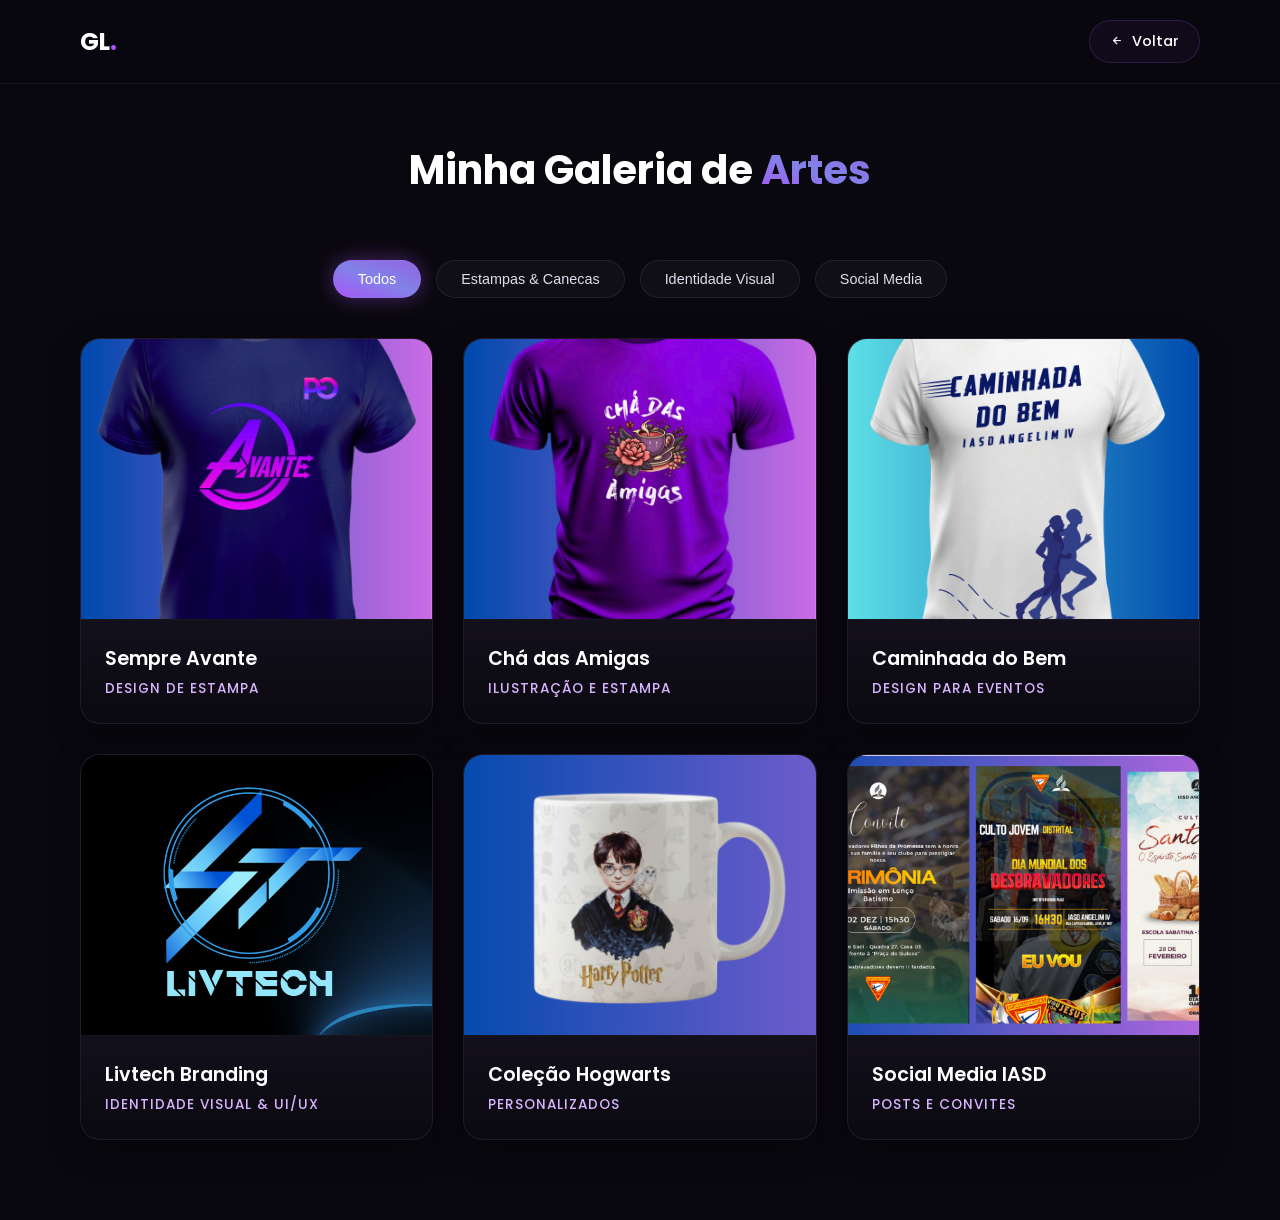
<file: galeria.html>
<!DOCTYPE html>
<html lang="pt-br">
<head>
    <meta charset="UTF-8">
    <meta name="viewport" content="width=device-width, initial-scale=1.0">
    <title>Galeria de Artes | Giordana Livia</title>
    <link rel="stylesheet" href="style.css">
    <link href="https://fonts.googleapis.com/css2?family=Poppins:wght@300;400;600&display=swap" rel="stylesheet">
    <link href='https://unpkg.com/boxicons@2.1.4/css/boxicons.min.css' rel='stylesheet'>
</head>
<body class="bg-galeria">

    <nav class="navbar">
        <div class="container nav-container">
            <a href="index.html" class="logo">GL<span>.</span></a>
            <a href="index.html" class="btn-back"><i class='bx bx-left-arrow-alt'></i> Voltar</a>
        </div>
    </nav>

    <main class="galeria-section">
        <div class="container">
            <h1 class="section-title">Minha Galeria de <span>Artes</span></h1>
            
            <!-- Barra de Filtros -->
            <div class="gallery-filters">
                <button class="filter-btn active" data-filter="all">Todos</button>
                <button class="filter-btn" data-filter="estampas">Estampas & Canecas</button>
                <button class="filter-btn" data-filter="branding">Identidade Visual</button>
                <button class="filter-btn" data-filter="social-media">Social Media</button>
            </div>

            <div class="grid-galeria">
                <div class="card-art" data-category="estampas">
                    <img src="camiseta-avante.jpg" alt="Camiseta Sempre Avante">
                    <div class="card-art-info">
                        <h3>Sempre Avante</h3>
                        <p>Design de Estampa</p>
                    </div>
                </div>  
                
                <div class="card-art" data-category="estampas">
                    <img src="camiseta-cha.jpg" alt="Chá das Amigas">
                    <div class="card-art-info">
                        <h3>Chá das Amigas</h3>
                        <p>Ilustração e Estampa</p>
                    </div>
                </div>

                <div class="card-art" data-category="estampas">
                    <img src="camiseta-caminhada.jpg" alt="Caminhada do Bem">
                    <div class="card-art-info">
                        <h3>Caminhada do Bem</h3>
                        <p>Design para Eventos</p>
                    </div>
                </div>
                
                <div class="card-art" data-category="branding">
                    <img src="mockup-livtech.jpg" alt="Livtech Branding">
                    <div class="card-art-info">
                        <h3>Livtech Branding</h3>
                        <p>Identidade Visual & UI/UX</p>
                    </div>
                </div>

                <div class="card-art" data-category="estampas">
                    <img src="canecas-hp.jpg" alt="Canecas Harry Potter">
                    <div class="card-art-info">
                        <h3>Coleção Hogwarts</h3>
                        <p>Personalizados</p>
                    </div>
                </div>

                <div class="card-art" data-category="social-media">
                    <img src="posts-igreja.jpg" alt="Social Media IASD">
                    <div class="card-art-info">
                        <h3>Social Media IASD</h3>
                        <p>Posts e Convites</p>
                    </div>
                </div>
            </div>
        </div>
    </main>

    <script>
        document.addEventListener('DOMContentLoaded', () => {
            const filterBtns = document.querySelectorAll('.filter-btn');
            const galleryCards = document.querySelectorAll('.card-art');

            function applyFilter(category) {
                const grid = document.querySelector('.grid-galeria');
                // Atualiza estado do botão ativo
                filterBtns.forEach(btn => {
                    if (btn.getAttribute('data-filter') === category) {
                        btn.classList.add('active');
                    } else {
                        btn.classList.remove('active');
                    }
                });

                // Alterna layout especial para estampas
                if (category === 'estampas') {
                    grid.classList.add('estampas-layout');
                } else {
                    grid.classList.remove('estampas-layout');
                }

                // Filtra os cartões com animação suave
                galleryCards.forEach(card => {
                    const cardCategory = card.getAttribute('data-category');
                    if (category === 'all' || cardCategory === category) {
                        // Quando estiver no layout de estampas, deixamos o CSS controlar o display
                        if (grid.classList.contains('estampas-layout')) {
                            card.style.display = '';
                        } else {
                            card.style.display = 'flex';
                        }
                        setTimeout(() => {
                            card.style.opacity = '1';
                            card.style.transform = 'scale(1)';
                        }, 50);
                    } else {
                        card.style.opacity = '0';
                        card.style.transform = 'scale(0.95)';
                        setTimeout(() => {
                            card.style.display = 'none';
                        }, 300);
                    }
                });
            }

            // Ouvinte de clique nos botões
            filterBtns.forEach(btn => {
                btn.addEventListener('click', (e) => {
                    const category = e.target.getAttribute('data-filter');
                    applyFilter(category);
                });
            });

            // Adiciona transição CSS inicial suave
            galleryCards.forEach(card => {
                card.style.transition = 'opacity 0.3s ease, transform 0.3s ease, border-color 0.4s ease, box-shadow 0.4s ease';
            });

            // Lê parâmetro de categoria da URL
            const urlParams = new URLSearchParams(window.location.search);
            const initialFilter = urlParams.get('filter');
            if (initialFilter) {
                applyFilter(initialFilter);
            }
        });
    </script>
</body>
</html>
</file>
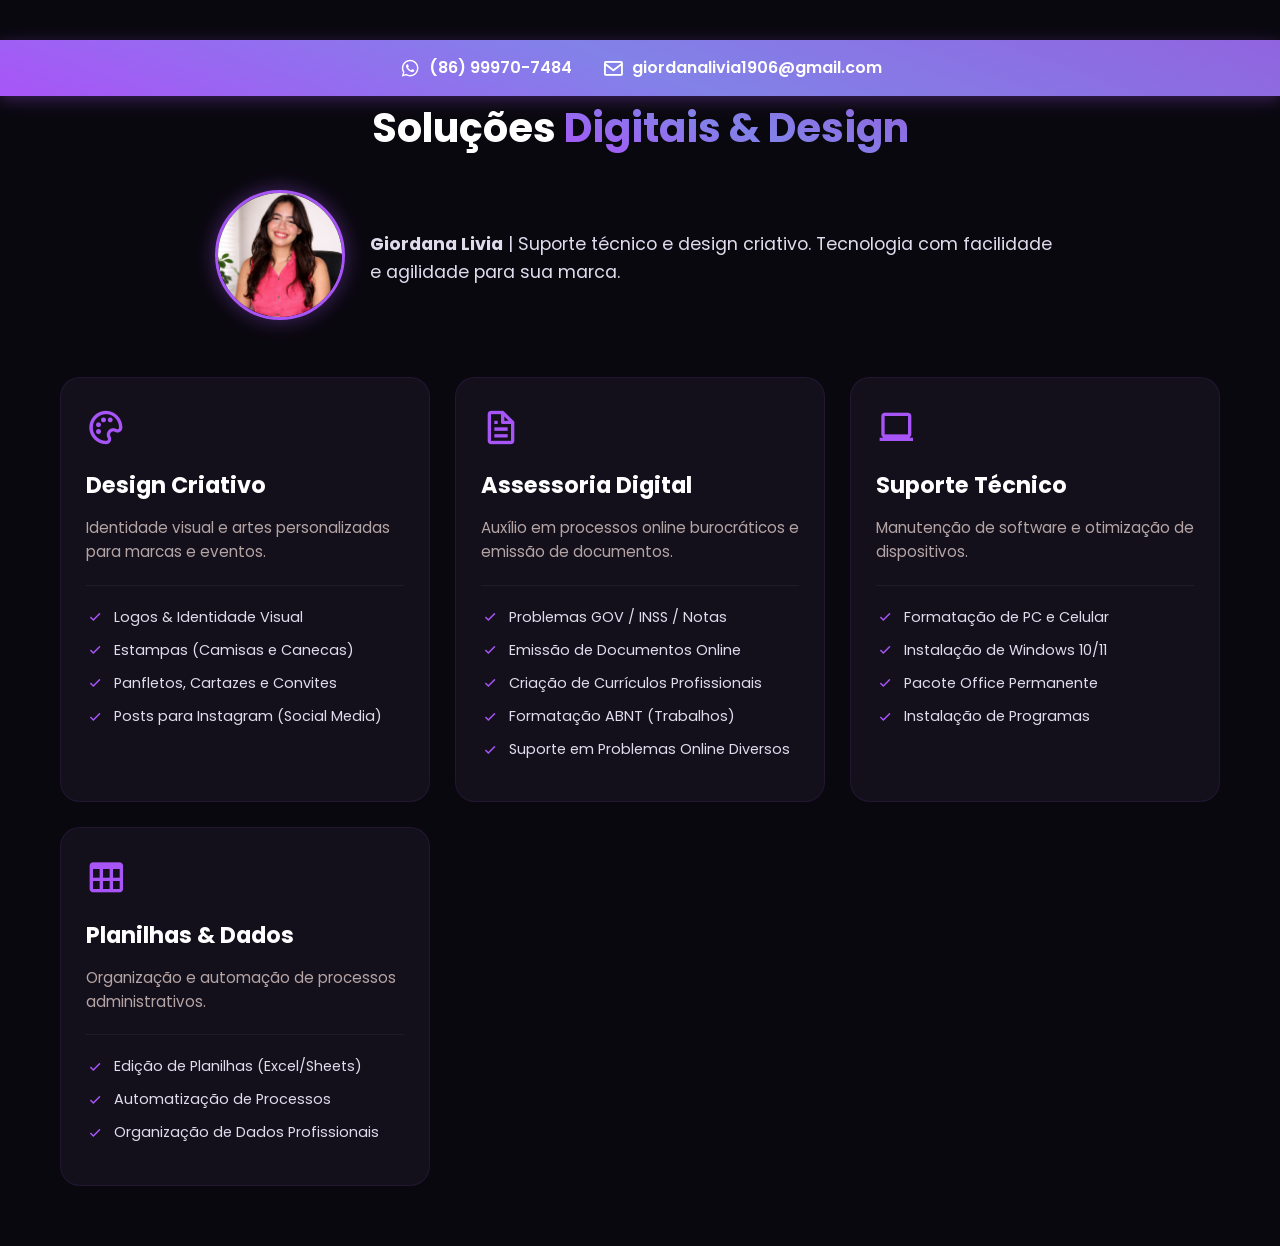
<file: servicos.html>
<!DOCTYPE html>
<html lang="pt-br">
<head>
    <meta charset="UTF-8">
    <meta name="viewport" content="width=device-width, initial-scale=1.0">
    <title>Serviços | Giordana Livia</title>
    
    <link rel="stylesheet" href="style1.css">
    
    <link href="https://fonts.googleapis.com/css2?family=Poppins:wght@300;400;600&display=swap" rel="stylesheet">
    <link href='https://unpkg.com/boxicons@2.1.4/css/boxicons.min.css' rel='stylesheet'>
</head>
<body class="bg-galeria"> 

    <main class="servicos-section">
    <div class="container">
        
        <div class="contato-topo-fixo">
            <a href="https://wa.me/5586999707484" target="_blank">
                <i class='bx bxl-whatsapp'></i> (86) 99970-7484
            </a>
            <a href="mailto:giordanalivia1906@gmail.com">
                <i class='bx bx-envelope'></i> giordanalivia1906@gmail.com
            </a>
        </div>

        <h1 class="section-title">Soluções <span>Digitais & Design</span></h1>

        <div class="apresentacao-cartaz">
            <div class="foto-perfil">
                <img src="giordana.jpg" alt="Giordana Livia">
            </div>
            <div class="texto-apresentação">
                <p><strong>Giordana Livia</strong> | Suporte técnico e design criativo. Tecnologia com facilidade e agilidade para sua marca.</p>
            </div>
        </div>
            
            <div class="grid-servicos">
    <div class="card-servico">
        <i class='bx bx-palette main-icon'></i> 
        <h3>Design Criativo</h3>
        <p>Identidade visual e artes personalizadas para marcas e eventos.</p>
        <ul class="lista-servicos">
            <li><i class='bx bx-check'></i> Logos & Identidade Visual</li>
            <li><i class='bx bx-check'></i> Estampas (Camisas e Canecas)</li>
            <li><i class='bx bx-check'></i> Panfletos, Cartazes e Convites</li>
            <li><i class='bx bx-check'></i> Posts para Instagram (Social Media)</li>
        </ul>
    </div>

    <div class="card-servico destaque">
        <i class='bx bx-file main-icon'></i> 
        <h3>Assessoria Digital</h3>
        <p>  Auxílio em processos online burocráticos e emissão de documentos.</p>
        <ul class="lista-servicos">
            <li><i class='bx bx-check'></i> Problemas GOV / INSS / Notas</li>
            <li><i class='bx bx-check'></i> Emissão de Documentos Online</li>
            <li><i class='bx bx-check'></i> Criação de Currículos Profissionais</li>
            <li><i class='bx bx-check'></i> Formatação ABNT (Trabalhos)</li>
            <li><i class='bx bx-check'></i> Suporte em Problemas Online Diversos</li>
        </ul>
    </div>

    <div class="card-servico">
        <i class='bx bx-laptop main-icon'></i> 
        <h3>Suporte Técnico</h3>
        <p>Manutenção de software e otimização de dispositivos.</p>
        <ul class="lista-servicos">
            <li><i class='bx bx-check'></i> Formatação de PC e Celular</li>
            <li><i class='bx bx-check'></i> Instalação de Windows 10/11</li>
            <li><i class='bx bx-check'></i> Pacote Office Permanente</li>
            <li><i class='bx bx-check'></i> Instalação de Programas</li>
        </ul>
    </div>

    <div class="card-servico">
        <i class='bx bx-table main-icon'></i> 
        <h3>Planilhas & Dados</h3>
        <p>Organização e automação de processos administrativos.</p>
        <ul class="lista-servicos">
            <li><i class='bx bx-check'></i> Edição de Planilhas (Excel/Sheets)</li>
            <li><i class='bx bx-check'></i> Automatização de Processos</li>
            <li><i class='bx bx-check'></i> Organização de Dados Profissionais</li>
        </ul>
    </div>
</div>
    </div>
    </main>
</body>
</html>
</file>
<file: style.css>
:root {

    /* Fundo e Base - Tons de roxo quase preto */

    --bg-color: #0a080f;          

    --card-bg: #13101c;          

    --text-color: #e0dced;        

    --white: #ffffff;

   

    /* Paleta Lilás Forte / Roxo */

    --primary-color: #a855f7;      /* Lilás vibrante */

    --secondary-color: #6b21a8;    /* Roxo profundo */

    --accent-color: #d8b4fe;       /* Lilás claro para detalhes */

   

    /* Degradê para o Nome e Botões */

    --main-gradient: linear-gradient(20deg, #a855f7, hsl(240, 69%, 71%), #9164df);

    --font-main: 'Poppins', sans-serif;

}



* {

    margin: 0;

    padding: 0;

    box-sizing: border-box;

}



body {

    font-family: var(--font-main);

    background-color: var(--bg-color);

    color: var(--text-color);

    scroll-behavior: smooth;

}



.container {

    max-width: 1200px;

    margin: 0 auto;

    padding: 0 40px;

}



/* Navbar */

.navbar {
    padding: 20px 0;
    position: fixed;
    width: 100%;
    top: 0;
    background: rgba(10, 8, 15, 0.85);
    backdrop-filter: blur(12px);
    -webkit-backdrop-filter: blur(12px);
    border-bottom: 1px solid rgba(255, 255, 255, 0.05);
    z-index: 1000;
    transition: all 0.3s ease;
}

.nav-container { display: flex; justify-content: space-between; align-items: center; }

.logo { font-size: 1.5rem; font-weight: 700; color: var(--white); }

.logo span { color: var(--primary-color); }

.nav-links { display: flex; list-style: none; gap: 30px; }

.nav-links a { text-decoration: none; color: var(--text-color); font-weight: 500; transition: 0.3s; }

.nav-links a:hover { color: var(--primary-color); }

.nav-toggle {
    display: none;
    background: none;
    border: none;
    color: var(--white);
    font-size: 1.8rem;
    cursor: pointer;
    z-index: 1001;
    transition: 0.3s ease;
}

.nav-toggle:hover {
    color: var(--primary-color);
}



/* Hero Section */

.hero {

   width: 100%; /* Agora o fundo ocupa a tela toda */
    height: 100vh;
    display: flex;
    align-items: center;
    /* O gradiente agora vai aparecer na tela inteira! */
    background: radial-gradient(circle at 10% 30%, rgba(255, 77, 109, 0.1), transparent 40%);
}

.hero-layout {
    display: flex;
    align-items: center;
    justify-content: space-between;
    gap: 50px;
    width: 100%; /* Importante para o container funcionar direito */
}

.hero-content { flex: 1.2; }



.role-tag {

    background: rgba(255, 77, 109, 0.1);

    border: 1px solid rgba(255, 77, 109, 0.3);

    color: var(--primary-color);

    padding: 8px 16px;

    border-radius: 6px;

    font-size: 0.85rem;

    font-weight: 500;

    display: inline-block;

}



/* DEGRADÊ NO NOME */

.hero h1 {

    font-size: 4rem;

    margin: 20px 0;

    line-height: 1.1;

    background: var(--main-gradient);

    -webkit-background-clip: text;
    -webkit-background-clip: text; /* Para Chrome/Safari */
     background-clip: text;         /* Versão padrão para outros navegadores */ /* Faz o degradê aparecer no texto */

    -webkit-text-fill-color: transparent; /* Remove a cor sólida */

    font-weight: 700;

}



.hero p {

    font-size: 1.1rem;

    color: #b5a4a4;

    margin-bottom: 30px;

    max-width: 500px;

}



.social-links {
    display: flex;
    gap: 25px;
    margin-bottom: 30px;
}

.social-links a {
    /* Troque o azul escuro pelo seu lilás principal */
    color: var(--primary-color); 
    font-size: 2rem; /* Aumenta um pouco para dar destaque */
    text-decoration: none;
    transition: 0.3s ease;
    display: flex;
    align-items: center;
    justify-content: center;
}

.social-links a:hover {
    /* No hover, eles brilham em branco ou lilás claro */
    color: var(--white);
    transform: translateY(-5px);
    filter: drop-shadow(0 0 8px var(--primary-color));
}

/* Se quiser que o Instagram tenha o degradê dele no hover (opcional e estiloso) */
.social-links a:hover i.bxl-instagram {
    background: radial-gradient(circle at 30% 107%, #fdf497 0%, #fdf497 5%, #fd5949 45%, #d6249f 60%, #285AEB 90%);
    -webkit-background-clip: text;
    -webkit-text-fill-color: transparent;
}



.hero-btns { display: flex; gap: 15px; }



.btn-filled {

    background: var(--main-gradient);

    color: var(--white);

    padding: 12px 28px;

    border-radius: 8px;

    font-weight: 600;

    text-decoration: none;

    transition: 0.3s;

    box-shadow: 0 4px 15px rgba(255, 77, 109, 0.2);

}



.btn-filled:hover {

    transform: translateY(-3px);

    box-shadow: 0 8px 25px rgba(255, 77, 109, 0.4);

}



.btn-outline {

    border: 1px solid var(--primary-color);

    padding: 12px 28px;

    border-radius: 8px;

    color: var(--primary-color);

    text-decoration: none;

    transition: 0.3s;

}



.btn-outline:hover {

    background: rgba(255, 77, 109, 0.05);

}



.hero-image img {

    width: 400px;

    height: 400px;

    border-radius: 50%;

    object-fit: cover;

    border: 5px solid var(--secondary-color); /* Borda em vinho profundo */

    box-shadow: 0 10px 40px rgba(0, 0, 0, 0.5);

}



/* Seção Portfólio */

#portfolio { padding: 100px 40px; }

.section-title { font-size: 2.5rem; text-align: center; margin-bottom: 60px; color: var(--white); }



.projects-list {
    display: flex;
    flex-direction: column;
    gap: 50px;
}

.project-block {
    display: grid;
    grid-template-columns: 1fr 1fr;
    gap: 40px;
    align-items: center;
    background: rgba(255, 255, 255, 0.03);
    border: 1px solid rgba(255, 255, 255, 0.08);
    border-radius: 24px;
    overflow: hidden;
    padding: 30px;
}

.project-block.reverse {
    direction: rtl;
}

.project-block.reverse .project-content {
    direction: ltr;
}

.project-image {
    min-height: 320px;
    background-size: cover;
    background-position: center;
    border-radius: 18px;
}

/* Seção Sobre */
.about-section {
    padding: 80px 0 60px;
}
.about-grid {
    display: grid;
    grid-template-columns: 1fr 360px;
    gap: 30px;
    align-items: center;
}
.about-text p { color: #cfc0d9; line-height: 1.8; margin-bottom: 12px; }
.about-image img { width: 100%; border-radius: 16px; display: block; }

@media (max-width: 900px) {
    .about-grid { grid-template-columns: 1fr; text-align: center; }
    .about-image img { max-width: 320px; margin: 0 auto; }
}

/* Layout vertical específico para destacar projetos (imagem em cima, texto embaixo) */
.project-vertical {
    grid-template-columns: 1fr !important;
    text-align: center;
}

.project-vertical .project-image {
    min-height: 420px;
    border-radius: 14px;
    margin-bottom: 20px;
}

.project-vertical .project-content {
    padding-top: 0;
    text-align: center;
}

.project-vertical .project-content h3 {
    text-align: center;
}

.project-content {
    padding: 10px 0;
}

.project-content h3 {
    margin-bottom: 16px;
    color: var(--white);
}

.project-content p,
.project-content li {
    color: #c1b2b2;
    line-height: 1.8;
    margin-bottom: 14px;
}

.project-features {
    list-style: none;
    padding: 0;
    margin: 0 0 20px;
}

.project-features li {
    position: relative;
    padding-left: 24px;
}

.project-features li::before {
    content: '•';
    position: absolute;
    left: 0;
    color: var(--primary-color);
}

.link-projeto {
    color: var(--primary-color);
    text-decoration: none;
    font-weight: 600;
}

@media (max-width: 900px) {
    .project-block,
    .project-block.reverse {
        grid-template-columns: 1fr;
        direction: ltr;
    }
}

@media (max-width: 650px) {
    .project-block {
        padding: 24px;
    }
    .project-image {
        min-height: 240px;
    }
}



.card {

    background: var(--card-bg);

    border-radius: 12px;

    overflow: hidden;

    transition: 0.3s;

    border: 1px solid rgba(255, 255, 255, 0.05);

}



.card:hover {

    transform: translateY(-10px);

    border-color: var(--primary-color);

}



.card-img { height: 200px; background-size: cover; background-position: center; background-color: #2a1f1f; }



.card-content { padding: 25px; }

.card-content h3 { margin-bottom: 10px; color: var(--white); }

.card-content p { color: #b5a4a4; font-size: 0.9rem; margin-bottom: 20px; }

.link-projeto { color: var(--primary-color); text-decoration: none; font-weight: 600; }



/* Footer */

footer {

    text-align: center;

    padding: 60px 0;

    border-top: 1px solid rgba(255, 255, 255, 0.05);

}



.socials { margin-top: 20px; display: flex; justify-content: center; gap: 20px; }

.socials a { color: #b5a4a4; text-decoration: none; font-size: 0.9rem; }



/* CELULAR */
@media (max-width: 768px) {
    
    .hero {
        height: auto; /* Deixa a altura livre para o conteúdo crescer verticalmente */
        padding: 130px 0 50px 0; /* Espaço para não ficar colado na navbar fixa */
    }

    .hero-layout {
        flex-direction: column-reverse; /* Empilha os itens: Imagem em cima, texto embaixo */
        text-align: center; /* Centraliza os textos e botões */
        gap: 30px;
    }

    .hero-content h1 {
        font-size: 3rem; /* Ajuste esse valor como preferir (ex: 1.8rem, 2.5rem) */
        line-height: 1.2; /* Melhora o espaçamento entre as linhas se o nome quebrar */
        margin-bottom: 15px;
        }
    .hero-content {
        flex: 1;
        width: 100%;
    }

    .hero-btns {
        justify-content: center; /* Centraliza os botões */
        flex-direction: column; /* Botões um em cima do outro se forem grandes */
        gap: 15px;
        width: 100%;
    }

    .social-links {
        justify-content: center; /* Centraliza os ícones sociais */
    }

    .hero-image img {
        /* Define um tamanho fixo e quadrado para a imagem */
        width: 300px; /* Ajuste esse valor conforme necessário para o tamanho que deseja */
        height: 300px; /* Deve ser o mesmo valor que a largura */
        
        /* Faz com que a imagem preencha o quadrado sem distorcer, cortando as sobras */
        object-fit: cover;
        
        /* Arredonda os cantos perfeitamente */
        border-radius: 50%;
        
        /* Adiciona a borda roxa que você tem no seu print original */
        border: 5px solid #8e44ad; /* Use a cor exata do seu projeto */
        
        /* Opcional: Centraliza a imagem se ela estiver desalinhada */
        display: block;
        margin: 0 auto;
    }

    .nav-toggle {
        display: block;
    }

    .nav-links {
        position: fixed;
        top: 0;
        right: -100%;
        width: 75%;
        height: 100vh;
        background: rgba(15, 12, 22, 0.98);
        backdrop-filter: blur(15px);
        -webkit-backdrop-filter: blur(15px);
        flex-direction: column;
        justify-content: center;
        align-items: center;
        gap: 35px;
        transition: right 0.4s cubic-bezier(0.165, 0.84, 0.44, 1);
        box-shadow: -10px 0 30px rgba(0, 0, 0, 0.6);
        z-index: 999;
    }

    .nav-links.active {
        right: 0;
    }

    .nav-links a {
        font-size: 1.2rem;
        width: 100%;
        text-align: center;
        display: block;
        padding: 10px 0;
    }
}



/* Configurações específicas da Galeria */

.bg-galeria {

    background-color: var(--bg-color);

}



.galeria-section {

    padding-top: 120px;

    padding-bottom: 60px;

}



.btn-back {

    color: var(--primary-color);

    font-weight: 600;

    display: flex;

    align-items: center;

    gap: 5px;

}



.grid-galeria {

    display: grid;

    grid-template-columns: repeat(auto-fit, minmax(300px, 1fr));

    gap: 30px;

    margin-top: 40px;

}

/* Layout alternativo para estampas: lista de destaque (imagem grande à esquerda, texto à direita) */
.grid-galeria.estampas-layout {
    display: flex;
    flex-direction: column;
    gap: 28px;
    margin-top: 40px;
}

.grid-galeria.estampas-layout .card-art {
    display: grid;
    grid-template-columns: 1fr 1fr;
    gap: 28px;
    align-items: center;
    padding: 20px;
    background: var(--card-bg);
    border-radius: 16px;
    border: 1px solid rgba(255,255,255,0.04);
}

.grid-galeria.estampas-layout .card-art img {
    width: 100%;
    height: 420px;
    object-fit: cover;
    border-radius: 12px;
}

.grid-galeria.estampas-layout .card-art-info {
    padding: 12px 18px;
}

@media (max-width: 900px) {
    .grid-galeria.estampas-layout .card-art {
        grid-template-columns: 1fr;
    }
    .grid-galeria.estampas-layout .card-art img {
        height: 320px;
    }
}



/* O Card igual ao da sua imagem */

.card-art {

    background: #13101c; /* Tom de roxo bem escuro */

    border-radius: 20px;

    overflow: hidden;

    border: 1px solid rgba(168, 85, 247, 0.1);

    transition: 0.3s ease;

}



.card-art:hover {

    transform: translateY(-10px);

    border-color: var(--primary-color);

    box-shadow: 0 10px 30px rgba(168, 85, 247, 0.2);

}



.card-img-wrapper {

    width: 100%;

    height: 250px;

    overflow: hidden;

    background: #000; /* Fundo preto para logos com transparência */

    display: flex;

    align-items: center;

    justify-content: center;

}



.card-img-wrapper img {

    width: 100%;

    height: 100%;

    object-fit: contain; /* Garante que o logo não seja cortado */

    padding: 20px;

}



.card-art-info {

    padding: 25px;

}


.card-art-info h3 {

    color: var(--white);

    font-size: 1.2rem;

    margin-bottom: 8px;

}


.card-art-info p {

    color: #b5a4a4;

    font-size: 0.9rem;

}


/* Ajuste do Título da Seção */

.section-title span {
    background: var(--main-gradient);
    -webkit-background-clip: text; /* Mantém essa linha */
    background-clip: text;         /* ADICIONE ESTA LINHA AQUI */
    -webkit-text-fill-color: transparent;
}


/* Estilizando o link dentro do card de projeto */

.link-projeto {

    color: var(--primary-color);

    text-decoration: none;

    font-weight: 600;

    font-size: 0.95rem;

    display: inline-block;

    position: relative;

    transition: 0.3s;

}


.link-projeto:hover {

    letter-spacing: 1px; /* Dá um leve espaçamento ao passar o mouse */

    color: var(--accent-color);

}


/* Opcional: Efeito de hover na imagem do card */

.card-art:hover .card-img-wrapper img {

    transform: scale(1.1); /* Zoom suave na arte ao passar o mouse */

    transition: 0.5s ease;

}

/* Isso garante que o link tenha a mesma cor, antes e depois de clicado */

.link-projeto,

.link-projeto:visited {

    color: var(--primary-color) !important; /* Usa o seu lilás vibrante */

    text-decoration: none;

    transition: 0.3s;

}



/* Mantém o destaque quando você passa o mouse */

.link-projeto:hover {

    color: var(--accent-color) !important; /* O lilás mais claro que definimos */

    letter-spacing: 1px;
}


/* Antigas classes de galeria removidas para consolidação no fim do arquivo */
/* --- SEÇÃO DE CONTATO CLEAN --- */
.contato-clean {
    padding: 80px 0;
    text-align: center;
}

.contato-box {
    background: var(--card-bg);
    padding: 50px 30px;
    border-radius: 25px;
    border: 1px solid rgba(168, 85, 247, 0.2);
    max-width: 800px;
    margin: 0 auto;
    box-shadow: 0 10px 30px rgba(0, 0, 0, 0.3);
}

.contato-box h2 {
    font-size: 2.2rem;
    color: var(--white);
    margin-bottom: 15px;
}

.contato-box p {
    color: #b5a4a4;
    margin-bottom: 35px;
    font-size: 1.1rem;
}

/* Container dos Botões */
.botoes-contato {
    display: flex;
    justify-content: center;
    gap: 20px;
    flex-wrap: wrap; /* Garante que no celular um fique embaixo do outro se necessário */
}

/* Estilo Base dos Botões */
.btn-contato {
    display: flex;
    align-items: center;
    gap: 10px;
    padding: 15px 35px;
    border-radius: 12px;
    font-weight: 600;
    text-decoration: none;
    font-size: 1.1rem;
    transition: 0.3s ease;
}

/* Cores específicas */
.btn-contato.whatsapp {
    background-color: #25d366;
    color: #fff;
}

.btn-contato.email {
    background: var(--main-gradient);
    color: var(--white);
}

.btn-contato:hover {
    transform: translateY(-5px);
    box-shadow: 0 8px 20px rgba(0, 0, 0, 0.4);
    filter: brightness(1.1);
}

/* --- AJUSTE MOBILE --- */
@media (max-width: 768px) {
    .contato-box {
        padding: 35px 20px;
        margin: 0 15px;
    }

    .contato-box h2 {
        font-size: 1.6rem;
    }

    .botoes-contato {
        flex-direction: column; /* Botões um sobre o outro no celular */
    }

    .btn-contato {
        justify-content: center;
        width: 100%;
    }
}

/* ==========================================
   SEÇÃO DE SHOWCASE DE APLICATIVOS (MOCKUP)
   ========================================== */

.apps-section {
    padding: 100px 40px;
    background: radial-gradient(circle at 90% 20%, rgba(168, 85, 247, 0.08), transparent 50%);
}

.apps-showcase {
    display: flex;
    flex-direction: column;
    gap: 40px;
    margin-top: 40px;
}

/* Abas/Tabs */
.apps-tabs {
    display: flex;
    justify-content: center;
    gap: 15px;
    border-bottom: 1px solid rgba(255, 255, 255, 0.05);
    padding-bottom: 20px;
}

.tab-btn {
    background: rgba(255, 255, 255, 0.02);
    border: 1px solid rgba(255, 255, 255, 0.05);
    color: #b5a4a4;
    padding: 12px 30px;
    border-radius: 12px;
    font-size: 1.1rem;
    font-weight: 600;
    cursor: pointer;
    transition: all 0.3s ease;
}

.tab-btn:hover {
    color: var(--white);
    background: rgba(168, 85, 247, 0.05);
    border-color: rgba(168, 85, 247, 0.3);
    transform: translateY(-2px);
}

.tab-btn.active {
    background: var(--main-gradient);
    color: var(--white);
    border-color: transparent;
    box-shadow: 0 4px 15px rgba(168, 85, 247, 0.3);
}

/* Container do Showcase Split Layout */
.app-display-container {
    display: grid;
    grid-template-columns: 1.2fr 1fr;
    gap: 60px;
    align-items: center;
    margin-top: 20px;
}

/* Coluna de Texto */
.app-info {
    opacity: 1;
    transform: translateY(0);
    transition: opacity 0.3s ease, transform 0.3s ease;
}

.app-tag {
    margin-bottom: 15px;
}

.app-name {
    font-size: 2.8rem;
    color: var(--white);
    margin-bottom: 20px;
    font-weight: 700;
}

.app-description {
    font-size: 1.1rem;
    line-height: 1.7;
    color: #b5a4a4;
    margin-bottom: 30px;
}

/* Recursos do App */
.app-features {
    margin-bottom: 30px;
}

.app-features h4 {
    color: var(--white);
    font-size: 1.2rem;
    margin-bottom: 15px;
}

.app-features ul {
    list-style: none;
    display: flex;
    flex-direction: column;
    gap: 12px;
}

.app-features li {
    display: flex;
    align-items: center;
    gap: 10px;
    color: var(--text-color);
    font-size: 1.05rem;
}

.app-features li i {
    color: var(--primary-color);
    font-size: 1.3rem;
}

/* Badges de Stacks */
.app-tech-list {
    display: flex;
    flex-wrap: wrap;
    gap: 10px;
    margin-bottom: 35px;
}

.tech-badge {
    background: rgba(168, 85, 247, 0.08);
    border: 1px solid rgba(168, 85, 247, 0.2);
    color: var(--accent-color);
    padding: 6px 14px;
    border-radius: 8px;
    font-size: 0.85rem;
    font-weight: 500;
}

/* Ações */
.app-actions {
    display: flex;
    gap: 15px;
}

/* Coluna Visual e Mockup do Celular */
.app-visual {
    display: flex;
    flex-direction: column;
    align-items: center;
    justify-content: center;
}

/* O Celular Realista */
.phone-mockup {
    position: relative;
    width: 290px;
    height: 590px;
    background: #0f0c1b;
    border: 12px solid #1c1926;
    border-radius: 40px;
    box-shadow: 0 20px 50px rgba(0, 0, 0, 0.6), 
                0 0 30px rgba(168, 85, 247, 0.15);
    overflow: visible;
    transition: all 0.4s ease;
}

.phone-mockup::before {
    content: '';
    position: absolute;
    top: -12px; left: -12px; right: -12px; bottom: -12px;
    border: 1px solid rgba(168, 85, 247, 0.25);
    border-radius: 40px;
    pointer-events: none;
    z-index: 10;
}

/* O Tablet Realista (quando ativado) */
.phone-mockup.tablet-mockup {
    width: 420px;
    height: 560px;
    border-radius: 24px;
    border-width: 14px;
}

.phone-mockup.tablet-mockup::before {
    border-radius: 24px;
    border-width: 1px;
    top: -14px; left: -14px; right: -14px; bottom: -14px;
}

/* Hide notch and speaker on tablet */
.phone-mockup.tablet-mockup .phone-notch,
.phone-mockup.tablet-mockup .phone-speaker {
    display: none;
}

/* Add a subtle camera dot for tablet instead */
.phone-mockup.tablet-mockup::after {
    content: '';
    position: absolute;
    top: -9px;
    left: 50%;
    transform: translateX(-50%);
    width: 8px;
    height: 8px;
    background: #333;
    border-radius: 50%;
    z-index: 25;
}

.phone-mockup.tablet-mockup .phone-screen {
    border-radius: 12px;
}

.phone-mockup.tablet-mockup .phone-screen video,
.phone-mockup.tablet-mockup .phone-screen img {
    border-radius: 12px;
}

/* Notch / Ilha Dinâmica */
.phone-notch {
    position: absolute;
    top: 10px;
    left: 50%;
    transform: translateX(-50%);
    width: 95px;
    height: 25px;
    background: #000;
    border-radius: 20px;
    z-index: 20;
    box-shadow: inset 0 0 4px rgba(255, 255, 255, 0.1);
}

/* Alto falante */
.phone-speaker {
    position: absolute;
    top: 5px;
    left: 50%;
    transform: translateX(-50%);
    width: 40px;
    height: 3px;
    background: #333;
    border-radius: 10px;
    z-index: 21;
}

/* Botão Home Virtual/Barra de navegação inferior do celular */
.phone-home-button {
    position: absolute;
    bottom: 8px;
    left: 50%;
    transform: translateX(-50%);
    width: 100px;
    height: 4px;
    background: rgba(255, 255, 255, 0.3);
    border-radius: 10px;
    z-index: 20;
}

/* Tela interna do celular */
.phone-screen {
    position: relative;
    width: 100%;
    height: 100%;
    background: #07050a;
    border-radius: 28px;
    overflow: hidden;
    z-index: 5;
}

/* Mídia interna */
.phone-screen video,
.phone-screen img {
    width: 100%;
    height: 100%;
    object-fit: cover;
    display: block;
    border-radius: 28px;
}

/* Efeito de Reflexo no Vidro */
.phone-screen::after {
    content: '';
    position: absolute;
    top: 0; left: 0; width: 200%; height: 100%;
    background: linear-gradient(115deg, rgba(255, 255, 255, 0.08) 0%, rgba(255, 255, 255, 0.03) 30%, transparent 30%);
    pointer-events: none;
    z-index: 15;
}

/* Dica/Aviso sobre mídias */
.media-tip {
    margin-top: 25px;
    max-width: 320px;
    display: flex;
    gap: 8px;
    background: rgba(168, 85, 247, 0.04);
    border: 1px dashed rgba(168, 85, 247, 0.2);
    padding: 12px 16px;
    border-radius: 10px;
    font-size: 0.8rem;
    color: #b5a4a4;
    line-height: 1.4;
    text-align: center;
}

.media-tip i {
    color: var(--primary-color);
    font-size: 1.1rem;
    margin-top: 1px;
}

/* RESPONSIVIDADE DO SHOWCASE DE APPS */
@media (max-width: 992px) {
    .app-display-container {
        grid-template-columns: 1fr;
        gap: 50px;
    }
    
    .app-info {
        text-align: center;
        display: flex;
        flex-direction: column;
        align-items: center;
    }
    
    .app-tech-list, .app-features ul {
        justify-content: center;
    }
    
    .app-name {
        font-size: 2.3rem;
    }
}

@media (max-width: 480px) {
    .apps-section {
        padding: 60px 20px;
    }
    
    .tab-btn {
        padding: 10px 20px;
        font-size: 0.95rem;
    }
    
    .phone-mockup {
        width: 250px;
        height: 510px;
    }
    
    .phone-mockup.tablet-mockup {
        width: 290px;
        height: 387px;
    }
}

/* ==========================================================================
   PÁGINA DE GALERIA DE ARTES
   ========================================================================== */
.bg-galeria {
    background-color: var(--bg-color);
    min-height: 100vh;
}

.galeria-section {
    padding: 140px 0 80px 0;
}

a.logo {
    text-decoration: none;
}

.btn-back {
    display: inline-flex;
    align-items: center;
    gap: 8px;
    color: var(--white);
    text-decoration: none;
    font-weight: 500;
    font-size: 0.9rem;
    padding: 10px 20px;
    background: rgba(168, 85, 247, 0.05);
    border: 1px solid rgba(168, 85, 247, 0.2);
    border-radius: 30px;
    transition: all 0.3s ease;
}

.btn-back:hover {
    background: rgba(168, 85, 247, 0.2);
    border-color: var(--primary-color);
    transform: translateX(-4px);
    box-shadow: 0 0 15px rgba(168, 85, 247, 0.25);
}

.grid-galeria {
    display: grid;
    grid-template-columns: repeat(auto-fill, minmax(320px, 1fr));
    gap: 30px;
    margin-top: 40px;
}

.card-art {
    background: var(--card-bg);
    border: 1px solid rgba(255, 255, 255, 0.05);
    border-radius: 20px;
    overflow: hidden;
    transition: all 0.4s cubic-bezier(0.165, 0.84, 0.44, 1);
    box-shadow: 0 10px 30px rgba(0, 0, 0, 0.4);
    display: flex;
    flex-direction: column;
    height: 100%;
}

.card-art:hover {
    transform: translateY(-8px);
    border-color: rgba(168, 85, 247, 0.4);
    box-shadow: 0 20px 40px rgba(168, 85, 247, 0.15);
}

.card-art img {
    width: 100%;
    height: 280px;
    object-fit: cover;
    display: block;
    transition: transform 0.6s cubic-bezier(0.165, 0.84, 0.44, 1);
}

.card-art:hover img {
    transform: scale(1.05);
}

.card-art-info {
    padding: 24px;
    background: linear-gradient(to bottom, rgba(19, 16, 28, 0.4), rgba(10, 8, 15, 0.95));
    flex-grow: 1;
    display: flex;
    flex-direction: column;
    justify-content: center;
    border-top: 1px solid rgba(255, 255, 255, 0.05);
}

.card-art-info h3 {
    font-size: 1.2rem;
    font-weight: 600;
    color: var(--white);
    margin-bottom: 6px;
}

.card-art-info p {
    font-size: 0.85rem;
    color: var(--accent-color);
    font-weight: 500;
    text-transform: uppercase;
    letter-spacing: 1px;
}

/* Responsividade da Galeria */
@media (max-width: 768px) {
    .galeria-section {
        padding: 100px 20px 60px 20px;
    }

    .grid-galeria {
        grid-template-columns: repeat(auto-fill, minmax(260px, 1fr));
        gap: 20px;
    }
    
    .card-art img {
        height: 220px;
    }
}

/* Filtros da Galeria */
.gallery-filters {
    display: flex;
    justify-content: center;
    gap: 15px;
    margin-top: 30px;
    margin-bottom: 40px;
    flex-wrap: wrap;
}

.filter-btn {
    background: rgba(255, 255, 255, 0.03);
    border: 1px solid rgba(255, 255, 255, 0.08);
    color: var(--text-color);
    padding: 10px 24px;
    border-radius: 30px;
    font-size: 0.9rem;
    font-weight: 500;
    cursor: pointer;
    transition: all 0.3s ease;
}

.filter-btn:hover {
    background: rgba(168, 85, 247, 0.1);
    border-color: rgba(168, 85, 247, 0.3);
    color: var(--white);
}

.filter-btn.active {
    background: var(--main-gradient);
    border-color: transparent;
    color: var(--white);
    box-shadow: 0 0 20px rgba(168, 85, 247, 0.4);
}
</file>
<file: style1.css>
/* --- 1. CONFIGURAÇÕES GERAIS E CARTAZ --- */
:root {
    /* Mantenha suas variáveis de cor aqui */
    --bg-color: #0a080f;           
    --card-bg: #13101c;           
    --text-color: #e0dced;        
    --white: #ffffff;
    --primary-color: #a855f7;      
    --secondary-color: #6b21a8;    
    --accent-color: #d8b4fe;       
    --main-gradient: linear-gradient(20deg, #a855f7, hsl(240, 69%, 71%), #9164df);
    --font-main: 'Poppins', sans-serif;
}

* { margin: 0; padding: 0; box-sizing: border-box; }

body {
    font-family: var(--font-main);
    background-color: var(--bg-color);
    color: var(--text-color);
    line-height: 1.6;
    overflow-x: hidden;
}

.container {
    max-width: 1200px;
    margin: 0 auto;
    padding: 0 20px;
}

/* --- 2. CABEÇALHO DE CONTATO (BARRA LILÁS) --- */
.contato-topo-fixo {
    display: flex;
    justify-content: center;
    align-items: center;
    gap: 30px;
    background: var(--main-gradient);
    padding: 15px 0;
    width: 100vw;
    position: relative;
    margin-left: calc(-50vw + 50%);
    box-shadow: 0 4px 15px rgba(168, 85, 247, 0.3);
    z-index: 1001;
}

.contato-topo-fixo a {
    color: var(--white);
    text-decoration: none;
    font-weight: 600;
    font-size: 1rem;
    display: flex;
    align-items: center;
    gap: 8px;
}

.contato-topo-fixo i { font-size: 1.4rem; }

/* --- 3. SEÇÃO DE SERVIÇOS (O CARTAZ) --- */
.servicos-section {
    padding-top: 40px;
    padding-bottom: 60px;
    text-align: center;
}

.section-title {
    font-size: 2.5rem;
    margin-bottom: 30px;
    color: var(--white);
}

.section-title span {
    background: var(--main-gradient);
    -webkit-background-clip: text;
    -webkit-text-fill-color: transparent;
}

/* --- 4. APRESENTAÇÃO: FOTO À ESQUERDA --- */
.apresentacao-cartaz {
    display: flex;
    flex-direction: row; /* Mantém foto e texto lado a lado */
    align-items: center;
    justify-content: center;
    gap: 25px;
    max-width: 850px;
    margin: 0 auto 50px;
    text-align: left; /* Alinha o texto da descrição à esquerda */
}

.foto-perfil img {
    width: 130px;
    height: 130px;
    border-radius: 50%;
    border: 3px solid var(--primary-color);
    object-fit: cover;
    flex-shrink: 0;
    box-shadow: 0 0 20px rgba(168, 85, 247, 0.4);
}

.texto-apresentação p {
    font-size: 1.1rem;
    color: var(--text-color);
}

/* --- 5. GRID DE SERVIÇOS (CARDS) --- */
.grid-servicos {
    display: grid;
    /* No PC, usa o auto-fit normal */
    grid-template-columns: repeat(auto-fit, minmax(280px, 1fr));
    gap: 25px;
}

.card-servico {
    background: var(--card-bg);
    padding: 30px 25px;
    border-radius: 20px;
    border: 1px solid rgba(168, 85, 247, 0.1);
    text-align: left;
    transition: 0.3s ease;
    display: flex;
    flex-direction: column;
}

.card-servico i.main-icon {
    font-size: 2.5rem;
    color: var(--primary-color);
    margin-bottom: 20px;
    display: block;
}

.card-servico h3 {
    font-size: 1.4rem;
    margin-bottom: 12px;
    color: var(--white);
}

.card-servico p {
    font-size: 0.95rem;
    color: #b5a4a4;
    margin-bottom: 20px;
}

.lista-servicos {
    list-style: none;
    border-top: 1px solid rgba(255, 255, 255, 0.05);
    padding-top: 20px;
}

.lista-servicos li {
    font-size: 0.9rem;
    margin-bottom: 10px;
    display: flex;
    align-items: center;
    gap: 10px;
}

.lista-servicos li i {
    color: var(--primary-color);
    font-size: 1.1rem;
}

/* --- 6. AJUSTES EXCLUSIVOS PARA CELULAR (PRINT 2X2) --- */
@media (max-width: 768px) {
    /* Remove espaços extras no topo */
    .servicos-section {
       padding-top: 0 !important;
    }

    /* Cabeçalho de Contato Compacto */
    .contato-topo-fixo {
        margin-top: -10px; /* Encosta no topo da tela */
        gap: 15px;
        padding: 12px 5px;
    }

    .contato-topo-fixo a {
        font-size: 0.8rem;
    }

    /* Título Menor */
    .section-title {
        font-size: 1.7rem;
        margin-top: 15px;
    }

    /* Apresentação: Foto à Esquerda SEMPRE */
    .apresentacao-cartaz {
        flex-direction: row; 
        gap: 15px;
        margin-bottom: 25px;
        padding: 0 10px;
    }

    .foto-perfil img {
        width: 80px; 
        height: 80px;
    }

    .texto-apresentação p {
        font-size: 0.75rem;
        line-height: 1.3;
    }

    /* FORÇA O GRID 2X2 NO CELULAR */
    .grid-servicos {
        display: grid;
        grid-template-columns: 1fr 1fr; /* Duas colunas iguais */
        gap: 10px; /* Espaço pequeno para caber no print */
        padding: 0 10px;
    }

    .card-servico {
        padding: 15px 10px;
    }

    .card-servico i.main-icon {
        font-size: 1.8rem;
    }

    .card-servico h3 {
        font-size: 0.9rem;
    }

    .lista-servicos li {
        font-size: 0.65rem; /* Checks e textos pequenos para não quebrar */
        gap: 5px;
    }
}
</file>
